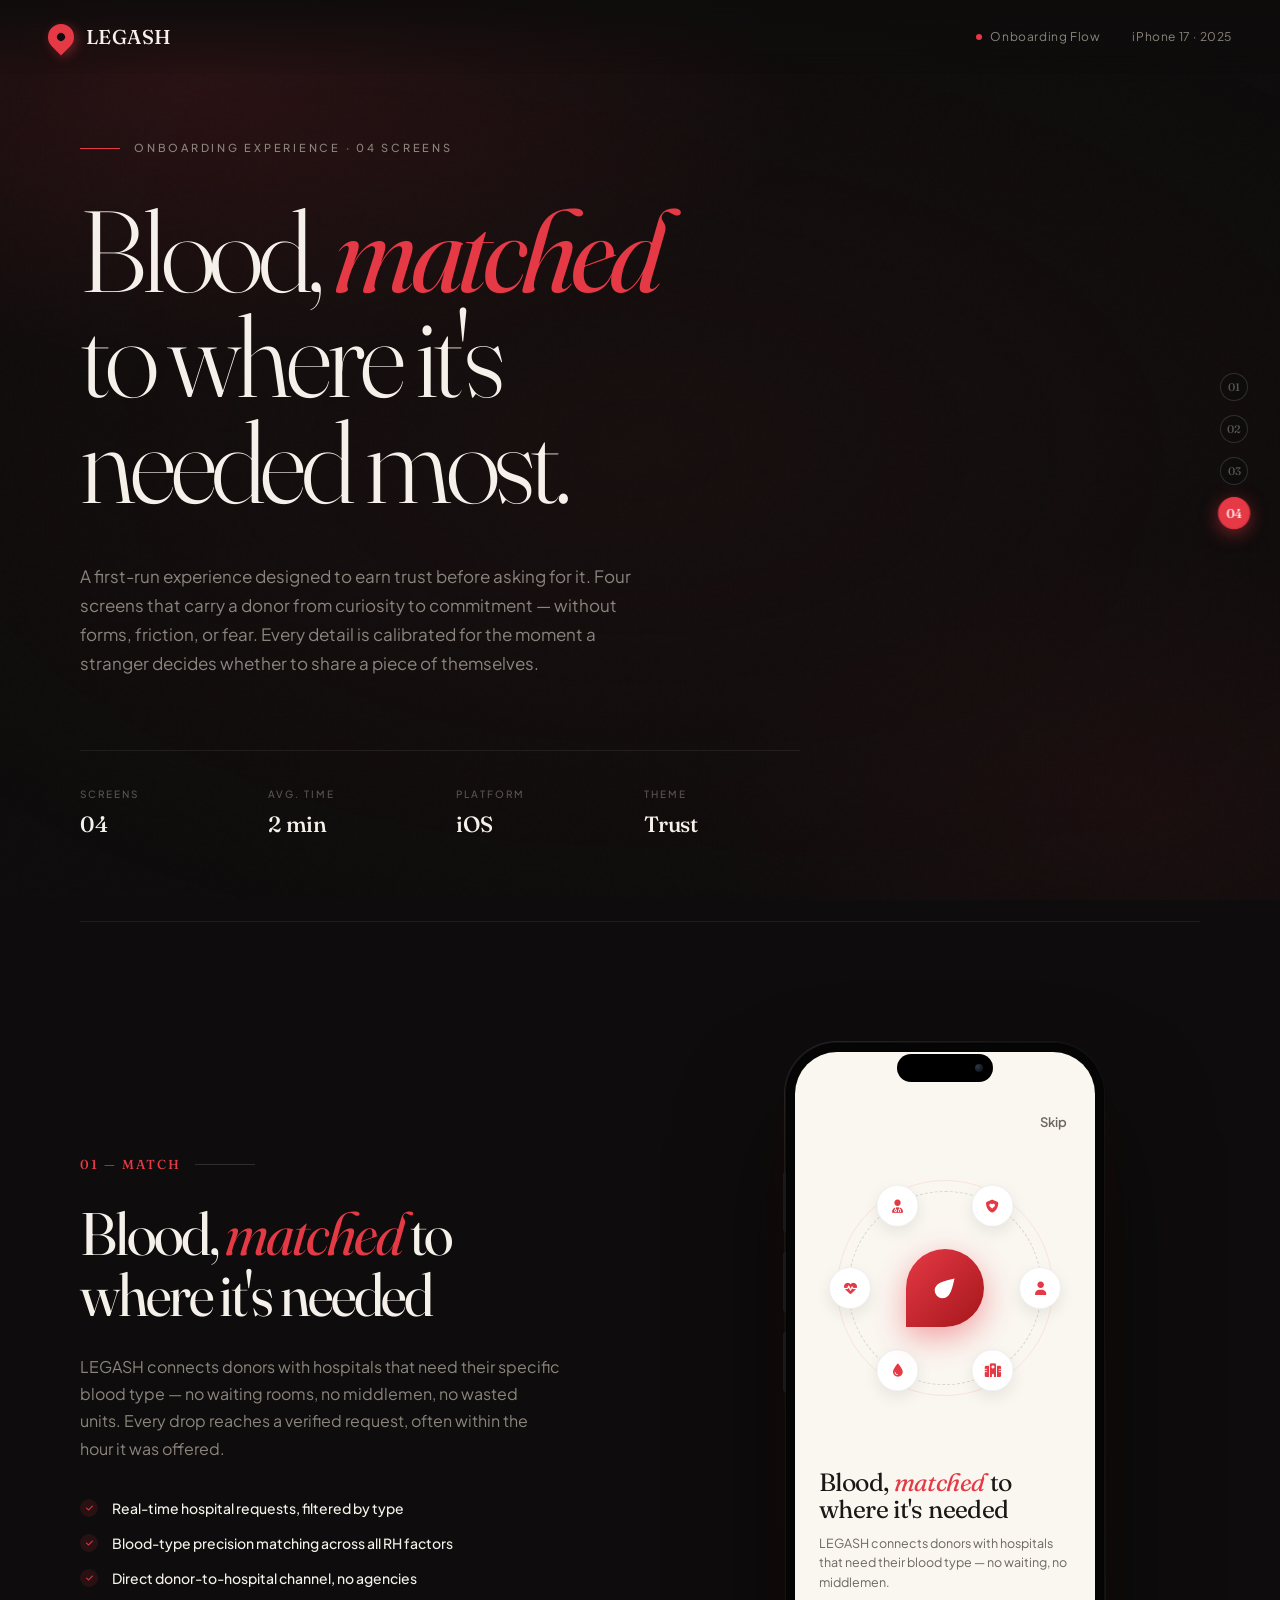
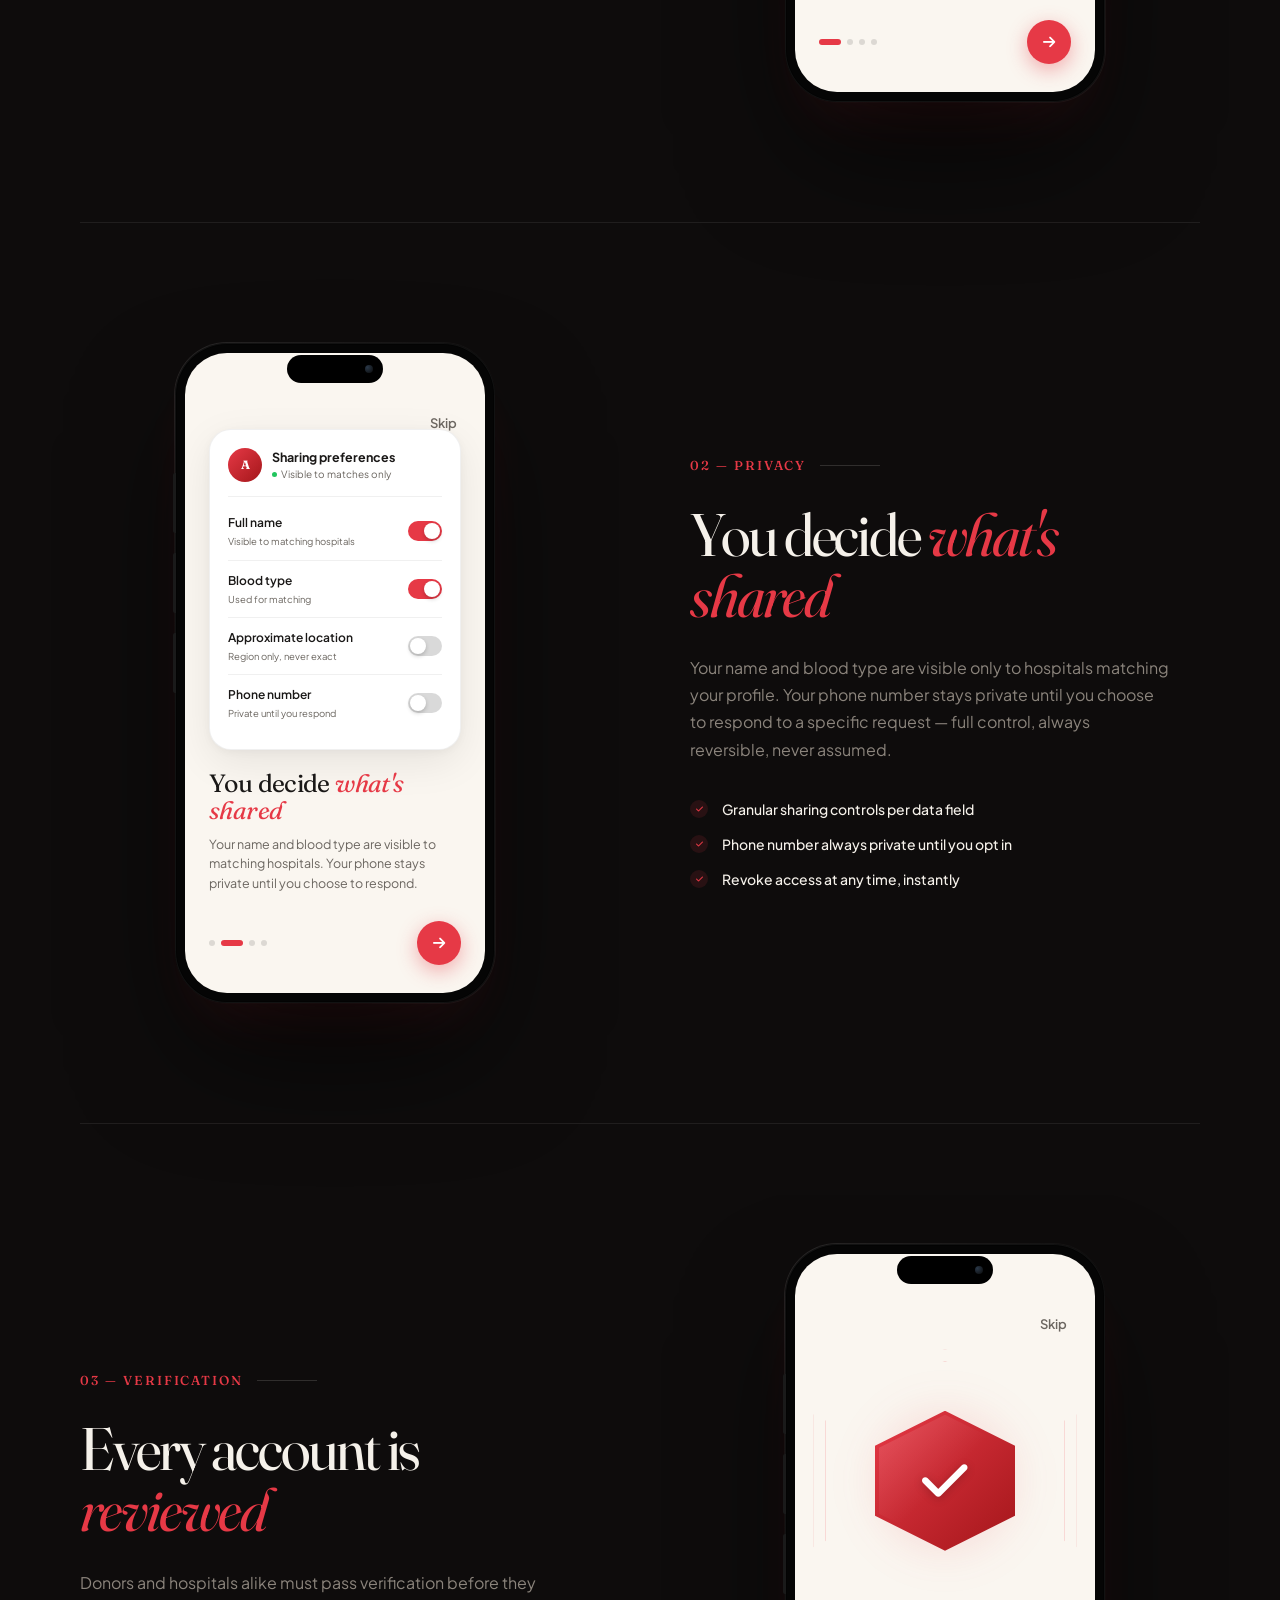
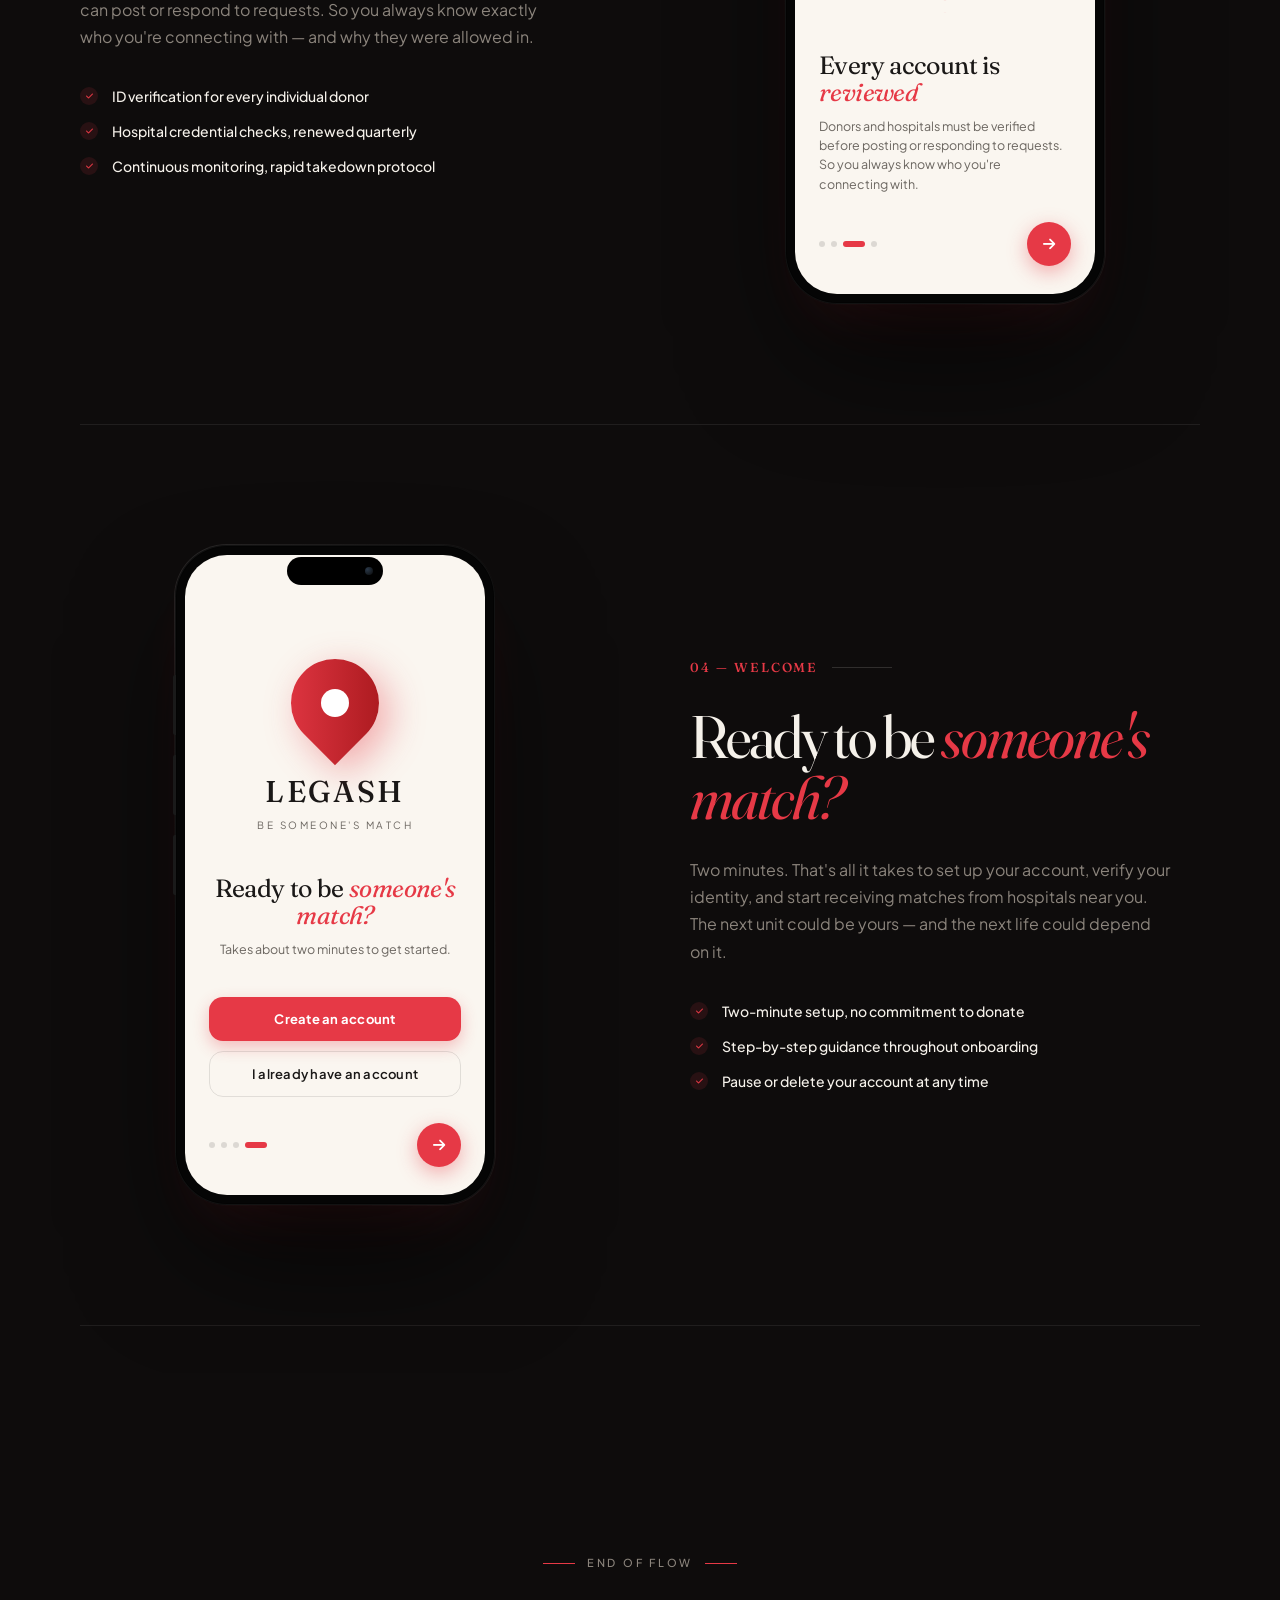
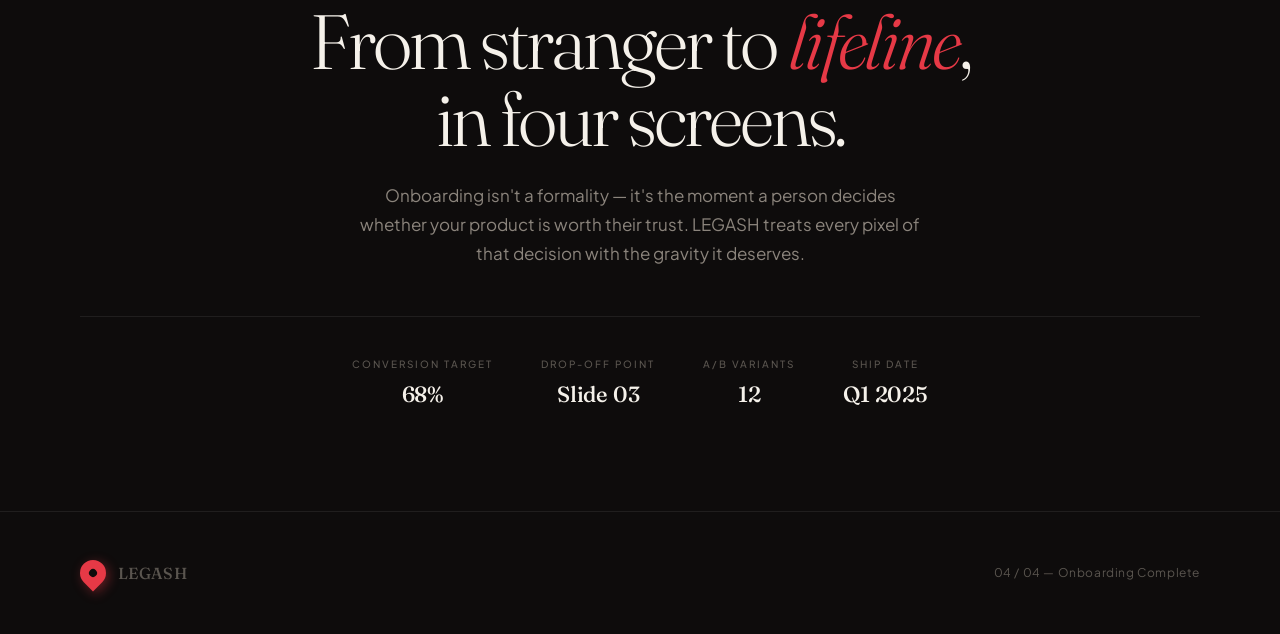
<file: onboarding_pages_UI_template/index.html>
<!DOCTYPE html>
<html lang="en">

<head>
    <meta charset="UTF-8">
    <meta name="viewport" content="width=device-width, initial-scale=1.0">
    <title>LEGASH — Onboarding Experience</title>
    <link rel="preconnect" href="https://fonts.googleapis.com">
    <link rel="preconnect" href="https://fonts.gstatic.com" crossorigin>
    <link
        href="https://fonts.googleapis.com/css2?family=Fraunces:ital,opsz,wght@0,9..144,300..900;1,9..144,300..900&family=Plus+Jakarta+Sans:wght@300;400;500;600;700;800&display=swap"
        rel="stylesheet">
    <link rel="stylesheet" href="https://cdnjs.cloudflare.com/ajax/libs/font-awesome/6.4.0/css/all.min.css">
    <link rel="stylesheet" href="styles.css">
</head>

<body>

    <header class="site-header">
        <div class="brand">
            <div class="brand-mark"></div>
            <span>LEGASH</span>
        </div>
        <div class="nav-meta">
            <span><span class="pulse-dot"></span>Onboarding Flow</span>
            <span>iPhone 17 · 2025</span>
        </div>
    </header>

    <aside class="slide-indicator" aria-label="Slide navigation">
        <a href="#slide-1" class="indicator-item active" data-slide="1">01</a>
        <a href="#slide-2" class="indicator-item" data-slide="2">02</a>
        <a href="#slide-3" class="indicator-item" data-slide="3">03</a>
        <a href="#slide-4" class="indicator-item" data-slide="4">04</a>
    </aside>

    <main>
        <!-- HERO -->
        <section class="hero">
            <div class="hero-label">Onboarding Experience · 04 Screens</div>
            <h1 class="hero-title">
                Blood, <em>matched</em><br>
                to where it's<br>
                needed most.
            </h1>
            <p class="hero-subtitle">
                A first-run experience designed to earn trust before asking for it. Four screens that carry a donor from
                curiosity to commitment — without forms, friction, or fear. Every detail is calibrated for the moment a
                stranger decides whether to share a piece of themselves.
            </p>
            <div class="hero-meta">
                <div class="meta-item">
                    <span class="meta-label">Screens</span>
                    <span class="meta-value">04</span>
                </div>
                <div class="meta-item">
                    <span class="meta-label">Avg. Time</span>
                    <span class="meta-value">2 min</span>
                </div>
                <div class="meta-item">
                    <span class="meta-label">Platform</span>
                    <span class="meta-value">iOS</span>
                </div>
                <div class="meta-item">
                    <span class="meta-label">Theme</span>
                    <span class="meta-value">Trust</span>
                </div>
            </div>
        </section>

        <!-- SLIDES -->
        <section class="slides">

            <!-- SLIDE 01 -->
            <article class="slide-section" id="slide-1">
                <div class="slide-content reveal">
                    <div class="slide-number">01 — Match</div>
                    <h2 class="slide-title">Blood, <em>matched</em> to where it's needed</h2>
                    <p class="slide-desc">
                        LEGASH connects donors with hospitals that need their specific blood type — no waiting rooms, no
                        middlemen, no wasted units. Every drop reaches a verified request, often within the hour it was
                        offered.
                    </p>
                    <div class="slide-features">
                        <div class="feature">
                            <span class="feature-mark"><i class="fa-solid fa-check"></i></span>
                            Real-time hospital requests, filtered by type
                        </div>
                        <div class="feature">
                            <span class="feature-mark"><i class="fa-solid fa-check"></i></span>
                            Blood-type precision matching across all RH factors
                        </div>
                        <div class="feature">
                            <span class="feature-mark"><i class="fa-solid fa-check"></i></span>
                            Direct donor-to-hospital channel, no agencies
                        </div>
                    </div>
                </div>
                <div class="slide-visual reveal reveal-delay-1">
                    <div class="phone">
                        <div class="dynamic-island"></div>
                        <div class="phone-screen">
                            <div class="screen-content">
                                <button class="screen-skip">Skip</button>
                                <div class="screen-visual">
                                    <div class="orbit">
                                        <div class="orbit-ring"></div>
                                        <div class="orbit-center">
                                            <svg viewBox="0 0 24 24">
                                                <path
                                                    d="M12 2.5C8.5 8 6.5 11.5 6.5 14.5a5.5 5.5 0 0 0 11 0c0-3-2-6.5-5.5-12z" />
                                            </svg>
                                        </div>
                                        <div class="orbit-item"><i class="fa-solid fa-user"></i></div>
                                        <div class="orbit-item"><i class="fa-solid fa-hospital"></i></div>
                                        <div class="orbit-item"><i class="fa-solid fa-droplet"></i></div>
                                        <div class="orbit-item"><i class="fa-solid fa-heart-pulse"></i></div>
                                        <div class="orbit-item"><i class="fa-solid fa-user-doctor"></i></div>
                                        <div class="orbit-item"><i class="fa-solid fa-shield-heart"></i></div>
                                    </div>
                                </div>
                                <h3 class="screen-title">Blood, <em>matched</em> to where it's needed</h3>
                                <p class="screen-desc">LEGASH connects donors with hospitals that need their blood type
                                    — no waiting, no middlemen.</p>
                                <div class="screen-nav">
                                    <div class="nav-dots">
                                        <span class="nav-dot active"></span>
                                        <span class="nav-dot"></span>
                                        <span class="nav-dot"></span>
                                        <span class="nav-dot"></span>
                                    </div>
                                    <button class="nav-arrow" aria-label="Next"><i
                                            class="fa-solid fa-arrow-right"></i></button>
                                </div>
                            </div>
                        </div>
                    </div>
                </div>
            </article>

            <!-- SLIDE 02 -->
            <article class="slide-section" id="slide-2">
                <div class="slide-content reveal">
                    <div class="slide-number">02 — Privacy</div>
                    <h2 class="slide-title">You decide <em>what's shared</em></h2>
                    <p class="slide-desc">
                        Your name and blood type are visible only to hospitals matching your profile. Your phone number
                        stays private until you choose to respond to a specific request — full control, always
                        reversible, never assumed.
                    </p>
                    <div class="slide-features">
                        <div class="feature">
                            <span class="feature-mark"><i class="fa-solid fa-check"></i></span>
                            Granular sharing controls per data field
                        </div>
                        <div class="feature">
                            <span class="feature-mark"><i class="fa-solid fa-check"></i></span>
                            Phone number always private until you opt in
                        </div>
                        <div class="feature">
                            <span class="feature-mark"><i class="fa-solid fa-check"></i></span>
                            Revoke access at any time, instantly
                        </div>
                    </div>
                </div>
                <div class="slide-visual reveal reveal-delay-1">
                    <div class="phone">
                        <div class="dynamic-island"></div>
                        <div class="phone-screen">
                            <div class="screen-content">
                                <button class="screen-skip">Skip</button>
                                <div class="screen-visual">
                                    <div class="privacy-card">
                                        <div class="privacy-header">
                                            <div class="privacy-avatar">A</div>
                                            <div>
                                                <div class="privacy-name">Sharing preferences</div>
                                                <div class="privacy-status">Visible to matches only</div>
                                            </div>
                                        </div>
                                        <div class="privacy-row">
                                            <div>
                                                <div class="privacy-row-label">Full name</div>
                                                <div class="privacy-row-meta">Visible to matching hospitals</div>
                                            </div>
                                            <div class="toggle"></div>
                                        </div>
                                        <div class="privacy-row">
                                            <div>
                                                <div class="privacy-row-label">Blood type</div>
                                                <div class="privacy-row-meta">Used for matching</div>
                                            </div>
                                            <div class="toggle"></div>
                                        </div>
                                        <div class="privacy-row">
                                            <div>
                                                <div class="privacy-row-label">Approximate location</div>
                                                <div class="privacy-row-meta">Region only, never exact</div>
                                            </div>
                                            <div class="toggle off"></div>
                                        </div>
                                        <div class="privacy-row">
                                            <div>
                                                <div class="privacy-row-label">Phone number</div>
                                                <div class="privacy-row-meta">Private until you respond</div>
                                            </div>
                                            <div class="toggle off"></div>
                                        </div>
                                    </div>
                                </div>
                                <h3 class="screen-title">You decide <em>what's shared</em></h3>
                                <p class="screen-desc">Your name and blood type are visible to matching hospitals. Your
                                    phone stays private until you choose to respond.</p>
                                <div class="screen-nav">
                                    <div class="nav-dots">
                                        <span class="nav-dot"></span>
                                        <span class="nav-dot active"></span>
                                        <span class="nav-dot"></span>
                                        <span class="nav-dot"></span>
                                    </div>
                                    <button class="nav-arrow" aria-label="Next"><i
                                            class="fa-solid fa-arrow-right"></i></button>
                                </div>
                            </div>
                        </div>
                    </div>
                </div>
            </article>

            <!-- SLIDE 03 -->
            <article class="slide-section" id="slide-3">
                <div class="slide-content reveal">
                    <div class="slide-number">03 — Verification</div>
                    <h2 class="slide-title">Every account is <em>reviewed</em></h2>
                    <p class="slide-desc">
                        Donors and hospitals alike must pass verification before they can post or respond to requests.
                        So you always know exactly who you're connecting with — and why they were allowed in.
                    </p>
                    <div class="slide-features">
                        <div class="feature">
                            <span class="feature-mark"><i class="fa-solid fa-check"></i></span>
                            ID verification for every individual donor
                        </div>
                        <div class="feature">
                            <span class="feature-mark"><i class="fa-solid fa-check"></i></span>
                            Hospital credential checks, renewed quarterly
                        </div>
                        <div class="feature">
                            <span class="feature-mark"><i class="fa-solid fa-check"></i></span>
                            Continuous monitoring, rapid takedown protocol
                        </div>
                    </div>
                </div>
                <div class="slide-visual reveal reveal-delay-1">
                    <div class="phone">
                        <div class="dynamic-island"></div>
                        <div class="phone-screen">
                            <div class="screen-content">
                                <button class="screen-skip">Skip</button>
                                <div class="screen-visual">
                                    <div class="hexagon-container">
                                        <div class="hexagon-glow"></div>
                                        <div class="hexagon-rays"></div>
                                        <div class="hexagon">
                                            <div class="hexagon-bg"></div>
                                            <i class="fa-solid fa-check hexagon-check"></i>
                                        </div>
                                    </div>
                                </div>
                                <h3 class="screen-title">Every account is <em>reviewed</em></h3>
                                <p class="screen-desc">Donors and hospitals must be verified before posting or
                                    responding to requests. So you always know who you're connecting with.</p>
                                <div class="screen-nav">
                                    <div class="nav-dots">
                                        <span class="nav-dot"></span>
                                        <span class="nav-dot"></span>
                                        <span class="nav-dot active"></span>
                                        <span class="nav-dot"></span>
                                    </div>
                                    <button class="nav-arrow" aria-label="Next"><i
                                            class="fa-solid fa-arrow-right"></i></button>
                                </div>
                            </div>
                        </div>
                    </div>
                </div>
            </article>

            <!-- SLIDE 04 -->
            <article class="slide-section" id="slide-4">
                <div class="slide-content reveal">
                    <div class="slide-number">04 — Welcome</div>
                    <h2 class="slide-title">Ready to be <em>someone's match?</em></h2>
                    <p class="slide-desc">
                        Two minutes. That's all it takes to set up your account, verify your identity, and start
                        receiving matches from hospitals near you. The next unit could be yours — and the next life
                        could depend on it.
                    </p>
                    <div class="slide-features">
                        <div class="feature">
                            <span class="feature-mark"><i class="fa-solid fa-check"></i></span>
                            Two-minute setup, no commitment to donate
                        </div>
                        <div class="feature">
                            <span class="feature-mark"><i class="fa-solid fa-check"></i></span>
                            Step-by-step guidance throughout onboarding
                        </div>
                        <div class="feature">
                            <span class="feature-mark"><i class="fa-solid fa-check"></i></span>
                            Pause or delete your account at any time
                        </div>
                    </div>
                </div>
                <div class="slide-visual reveal reveal-delay-1">
                    <div class="phone">
                        <div class="dynamic-island"></div>
                        <div class="phone-screen">
                            <div class="screen-content">
                                <div class="screen-visual" style="padding-top: 30px;">
                                    <div class="logo-card">
                                        <div class="logo-symbol"></div>
                                        <div class="logo-name">LEGASH</div>
                                        <div class="logo-tagline">Be someone's match</div>
                                    </div>
                                </div>
                                <h3 class="screen-title" style="text-align: center;">Ready to be <em>someone's
                                        match?</em></h3>
                                <p class="screen-desc" style="text-align: center;">Takes about two minutes to get
                                    started.</p>
                                <div class="cta-buttons">
                                    <button class="btn-primary">Create an account</button>
                                    <button class="btn-secondary">I already have an account</button>
                                </div>
                                <div class="screen-nav" style="margin-top: 18px;">
                                    <div class="nav-dots">
                                        <span class="nav-dot"></span>
                                        <span class="nav-dot"></span>
                                        <span class="nav-dot"></span>
                                        <span class="nav-dot active"></span>
                                    </div>
                                    <button class="nav-arrow" aria-label="Get started"><i
                                            class="fa-solid fa-arrow-right"></i></button>
                                </div>
                            </div>
                        </div>
                    </div>
                </div>
            </article>

        </section>

        <!-- CLOSING -->
        <section class="closing reveal">
            <div class="closing-label">End of flow</div>
            <h2 class="closing-title">From stranger to <em>lifeline</em>,<br>in four screens.</h2>
            <p class="closing-text">
                Onboarding isn't a formality — it's the moment a person decides whether your product is worth their
                trust. LEGASH treats every pixel of that decision with the gravity it deserves.
            </p>
            <div class="closing-meta">
                <div class="meta-item">
                    <span class="meta-label">Conversion target</span>
                    <span class="meta-value">68%</span>
                </div>
                <div class="meta-item">
                    <span class="meta-label">Drop-off point</span>
                    <span class="meta-value">Slide 03</span>
                </div>
                <div class="meta-item">
                    <span class="meta-label">A/B variants</span>
                    <span class="meta-value">12</span>
                </div>
                <div class="meta-item">
                    <span class="meta-label">Ship date</span>
                    <span class="meta-value">Q1 2025</span>
                </div>
            </div>
        </section>

        <footer>
            <div class="brand">
                <div class="brand-mark"></div>
                <span>LEGASH
            </div>
            </div>
            <span>04 / 04 — Onboarding Complete</span>
        </footer>
    </main>

    <script>
        // Scroll reveal animation
        const observer = new IntersectionObserver((entries) => {
            entries.forEach(entry => {
                if (entry.isIntersecting) {
                    entry.target.classList.add('visible');
                }
            });
        }, { threshold: 0.12, rootMargin: '0px 0px -60px 0px' });

        document.querySelectorAll('.reveal').forEach(el => observer.observe(el));

        // Slide indicator active state
        const sections = document.querySelectorAll('.slide-section');
        const indicators = document.querySelectorAll('.indicator-item');

        const sectionObserver = new IntersectionObserver((entries) => {
            entries.forEach(entry => {
                if (entry.isIntersecting) {
                    const id = entry.target.id;
                    const slideNum = id.split('-')[1];
                    indicators.forEach(ind => {
                        ind.classList.toggle('active', ind.dataset.slide === slideNum);
                    });
                }
            });
        }, { threshold: 0.4 });

        sections.forEach(section => sectionObserver.observe(section));

        // Toggle interaction (slide 2)
        document.querySelectorAll('.toggle').forEach(t => {
            t.addEventListener('click', (e) => {
                e.stopPropagation();
                t.classList.toggle('off');
            });
        });

        // Smooth scroll for indicator links
        document.querySelectorAll('.indicator-item').forEach(link => {
            link.addEventListener('click', (e) => {
                e.preventDefault();
                const target = document.querySelector(link.getAttribute('href'));
                if (target) {
                    target.scrollIntoView({ behavior: 'smooth', block: 'center' });
                }
            });
        });

        // Phone subtle parallax on mouse move (desktop only)
        if (window.matchMedia('(hover: hover)').matches) {
            document.querySelectorAll('.slide-visual').forEach(visual => {
                const phone = visual.querySelector('.phone');
                visual.addEventListener('mousemove', (e) => {
                    const rect = visual.getBoundingClientRect();
                    const x = (e.clientX - rect.left) / rect.width - 0.5;
                    const y = (e.clientY - rect.top) / rect.height - 0.5;
                    phone.style.transform = `translateY(-12px) rotateY(${-x * 8}deg) rotateX(${y * 6}deg)`;
                });
                visual.addEventListener('mouseleave', () => {
                    phone.style.transform = '';
                });
            });
        }
    </script>

</body>

</html>
</file>
<file: onboarding_pages_UI_template/styles.css>
* {
    margin: 0;
    padding: 0;
    box-sizing: border-box;
}

:root {
    --bg: #0E0C0C;
    --bg-2: #161313;
    --fg: #F5F1EA;
    --fg-muted: #8B847C;
    --fg-dim: #5A554F;
    --accent: #E63946;
    --accent-2: #FF6B6B;
    --accent-dark: #A4161A;
    --accent-soft: rgba(230, 57, 70, 0.12);
    --cream: #FAF6F0;
    --charcoal: #1A1817;
    --border: rgba(245, 241, 234, 0.08);
    --border-strong: rgba(245, 241, 234, 0.15);
    --screen-bg: #FAF6F0;
    --screen-fg: #1A1817;
    --screen-muted: #6B6660;
    --screen-border: rgba(0, 0, 0, 0.06);
}

html {
    scroll-behavior: smooth;
}

body {
    background: var(--bg);
    color: var(--fg);
    font-family: 'Plus Jakarta Sans', sans-serif;
    font-weight: 400;
    line-height: 1.5;
    overflow-x: hidden;
    -webkit-font-smoothing: antialiased;
    -moz-osx-font-smoothing: grayscale;
}

body::before {
    content: '';
    position: fixed;
    inset: 0;
    background:
        radial-gradient(ellipse 80% 50% at 15% 10%, rgba(230, 57, 70, 0.12), transparent 60%),
        radial-gradient(ellipse 60% 50% at 90% 90%, rgba(230, 57, 70, 0.06), transparent 60%),
        radial-gradient(ellipse 100% 80% at 50% 50%, rgba(40, 20, 20, 0.4), transparent 70%);
    pointer-events: none;
    z-index: 0;
}

body::after {
    content: '';
    position: fixed;
    inset: 0;
    background-image: url("data:image/svg+xml,%3Csvg viewBox='0 0 200 200' xmlns='http://www.w3.org/2000/svg'%3E%3Cfilter id='n'%3E%3CfeTurbulence type='fractalNoise' baseFrequency='0.85' /%3E%3C/filter%3E%3Crect width='100%25' height='100%25' filter='url(%23n)' opacity='0.6'/%3E%3C/svg%3E");
    opacity: 0.035;
    pointer-events: none;
    z-index: 1;
    mix-blend-mode: overlay;
}

main {
    position: relative;
    z-index: 2;
}

.site-header {
    position: fixed;
    top: 0;
    left: 0;
    right: 0;
    padding: 22px 48px;
    display: flex;
    justify-content: space-between;
    align-items: center;
    z-index: 100;
    background: linear-gradient(to bottom, rgba(14, 12, 12, 0.85), rgba(14, 12, 12, 0));
    backdrop-filter: blur(12px);
    -webkit-backdrop-filter: blur(12px);
}

.brand {
    display: flex;
    align-items: center;
    gap: 12px;
    font-family: 'Fraunces', serif;
    font-weight: 500;
    font-size: 20px;
    letter-spacing: 0.02em;
}

.brand-mark {
    width: 26px;
    height: 26px;
    background: var(--accent);
    border-radius: 50% 50% 50% 0;
    transform: rotate(-45deg);
    position: relative;
    box-shadow: 0 4px 12px rgba(230, 57, 70, 0.4);
}

.brand-mark::after {
    content: '';
    position: absolute;
    top: 50%;
    left: 50%;
    transform: translate(-50%, -50%);
    width: 8px;
    height: 8px;
    background: var(--bg);
    border-radius: 50%;
}

.nav-meta {
    display: flex;
    gap: 32px;
    align-items: center;
    font-size: 12px;
    color: var(--fg-muted);
    letter-spacing: 0.05em;
}

.nav-meta span {
    display: flex;
    align-items: center;
    gap: 8px;
}

.pulse-dot {
    width: 6px;
    height: 6px;
    border-radius: 50%;
    background: var(--accent);
    box-shadow: 0 0 0 0 var(--accent);
    animation: pulse 2s infinite;
}

@keyframes pulse {
    0% {
        box-shadow: 0 0 0 0 rgba(230, 57, 70, 0.7);
    }

    70% {
        box-shadow: 0 0 0 8px rgba(230, 57, 70, 0);
    }

    100% {
        box-shadow: 0 0 0 0 rgba(230, 57, 70, 0);
    }
}

.slide-indicator {
    position: fixed;
    right: 32px;
    top: 50%;
    transform: translateY(-50%);
    z-index: 50;
    display: flex;
    flex-direction: column;
    gap: 14px;
}

.indicator-item {
    width: 28px;
    height: 28px;
    border-radius: 50%;
    border: 1px solid var(--border-strong);
    display: flex;
    align-items: center;
    justify-content: center;
    font-family: 'Fraunces', serif;
    font-size: 11px;
    font-weight: 500;
    color: var(--fg-dim);
    text-decoration: none;
    transition: all 0.4s cubic-bezier(0.16, 1, 0.3, 1);
    background: rgba(14, 12, 12, 0.6);
    backdrop-filter: blur(8px);
}

.indicator-item.active {
    background: var(--accent);
    color: white;
    border-color: var(--accent);
    transform: scale(1.15);
    box-shadow: 0 4px 16px rgba(230, 57, 70, 0.5);
}

.hero {
    min-height: 100vh;
    display: flex;
    flex-direction: column;
    justify-content: center;
    padding: 140px 80px 80px;
    max-width: 1400px;
    margin: 0 auto;
    position: relative;
}

.hero-label {
    display: flex;
    align-items: center;
    gap: 14px;
    font-size: 11px;
    letter-spacing: 0.25em;
    text-transform: uppercase;
    color: var(--fg-muted);
    margin-bottom: 40px;
    font-weight: 500;
}

.hero-label::before {
    content: '';
    width: 40px;
    height: 1px;
    background: var(--accent);
}

.hero-title {
    font-family: 'Fraunces', serif;
    font-weight: 300;
    font-size: clamp(52px, 9vw, 132px);
    line-height: 0.92;
    letter-spacing: -0.045em;
    margin-bottom: 48px;
    font-variation-settings: "opsz" 144;
}

.hero-title em {
    font-style: italic;
    font-weight: 400;
    color: var(--accent);
    position: relative;
}

.hero-subtitle {
    font-size: 17px;
    line-height: 1.7;
    color: var(--fg-muted);
    max-width: 560px;
    margin-bottom: 72px;
    font-weight: 400;
}

.hero-meta {
    display: grid;
    grid-template-columns: repeat(4, 1fr);
    gap: 32px;
    padding-top: 36px;
    border-top: 1px solid var(--border);
    max-width: 720px;
}

.meta-item {
    display: flex;
    flex-direction: column;
    gap: 6px;
}

.meta-label {
    font-size: 10px;
    letter-spacing: 0.2em;
    text-transform: uppercase;
    color: var(--fg-dim);
    font-weight: 500;
}

.meta-value {
    font-family: 'Fraunces', serif;
    font-size: 22px;
    font-weight: 500;
    letter-spacing: -0.01em;
}

.slides {
    padding: 0 80px 120px;
    max-width: 1400px;
    margin: 0 auto;
}

.slide-section {
    display: grid;
    grid-template-columns: 1fr 1fr;
    gap: 100px;
    align-items: center;
    padding: 120px 0;
    border-top: 1px solid var(--border);
    position: relative;
}

.slide-section:last-child {
    border-bottom: 1px solid var(--border);
}

.slide-section:nth-child(even) .slide-content {
    order: 2;
}

.slide-section:nth-child(even) .slide-visual {
    order: 1;
}

.slide-number {
    font-family: 'Fraunces', serif;
    font-size: 13px;
    font-weight: 500;
    letter-spacing: 0.15em;
    color: var(--accent);
    margin-bottom: 28px;
    display: flex;
    align-items: center;
    gap: 14px;
    text-transform: uppercase;
}

.slide-number::after {
    content: '';
    height: 1px;
    width: 60px;
    background: var(--border-strong);
}

.slide-title {
    font-family: 'Fraunces', serif;
    font-weight: 400;
    font-size: clamp(36px, 5vw, 60px);
    line-height: 1.02;
    letter-spacing: -0.035em;
    margin-bottom: 28px;
    font-variation-settings: "opsz" 96;
}

.slide-title em {
    font-style: italic;
    color: var(--accent);
    font-weight: 400;
}

.slide-desc {
    font-size: 16px;
    line-height: 1.7;
    color: var(--fg-muted);
    margin-bottom: 36px;
    max-width: 480px;
}

.slide-features {
    display: flex;
    flex-direction: column;
    gap: 14px;
}

.feature {
    display: flex;
    align-items: flex-start;
    gap: 14px;
    font-size: 14px;
    color: var(--fg);
    font-weight: 500;
}

.feature-mark {
    width: 18px;
    height: 18px;
    border-radius: 50%;
    background: var(--accent-soft);
    color: var(--accent);
    display: flex;
    align-items: center;
    justify-content: center;
    font-size: 8px;
    flex-shrink: 0;
    margin-top: 1px;
}

.slide-visual {
    display: flex;
    justify-content: center;
    perspective: 1200px;
}

.phone {
    width: 320px;
    height: 660px;
    background: #050505;
    border-radius: 52px;
    padding: 10px;
    position: relative;
    box-shadow:
        0 60px 120px -20px rgba(0, 0, 0, 0.7),
        0 30px 60px -30px rgba(230, 57, 70, 0.25),
        inset 0 0 0 1px rgba(255, 255, 255, 0.06),
        inset 0 0 0 2px rgba(0, 0, 0, 0.4);
    transition: transform 0.8s cubic-bezier(0.16, 1, 0.3, 1);
}

.slide-visual:hover .phone {
    transform: translateY(-12px) rotateY(-3deg) rotateX(2deg);
}

.phone::before {
    content: '';
    position: absolute;
    inset: -1px;
    border-radius: 53px;
    background: linear-gradient(135deg, rgba(255, 255, 255, 0.12), rgba(255, 255, 255, 0) 40%, rgba(255, 255, 255, 0) 60%, rgba(255, 255, 255, 0.08));
    z-index: -1;
    pointer-events: none;
}

.phone::after {
    content: '';
    position: absolute;
    left: -2px;
    top: 130px;
    width: 3px;
    height: 60px;
    background: #1a1a1a;
    border-radius: 2px 0 0 2px;
    box-shadow:
        0 80px 0 #1a1a1a,
        0 160px 0 #1a1a1a;
}

.phone-screen {
    width: 100%;
    height: 100%;
    background: var(--screen-bg);
    border-radius: 42px;
    overflow: hidden;
    position: relative;
    color: var(--screen-fg);
    font-family: 'Plus Jakarta Sans', sans-serif;
}

.dynamic-island {
    position: absolute;
    top: 12px;
    left: 50%;
    transform: translateX(-50%);
    width: 96px;
    height: 28px;
    background: #000;
    border-radius: 20px;
    z-index: 50;
}

.dynamic-island::after {
    content: '';
    position: absolute;
    right: 10px;
    top: 50%;
    transform: translateY(-50%);
    width: 8px;
    height: 8px;
    border-radius: 50%;
    background: radial-gradient(circle at 30% 30%, #2a3848, #0a0a0a);
}

.screen-content {
    position: relative;
    width: 100%;
    height: 100%;
    display: flex;
    flex-direction: column;
    padding: 56px 24px 28px;
}

.screen-skip {
    position: absolute;
    top: 56px;
    right: 24px;
    font-size: 13px;
    font-weight: 600;
    color: var(--screen-muted);
    background: none;
    border: none;
    cursor: pointer;
    padding: 6px 4px;
    font-family: inherit;
    transition: color 0.2s;
    z-index: 10;
}

.screen-skip:hover {
    color: var(--accent);
}

.screen-visual {
    flex: 1;
    display: flex;
    align-items: center;
    justify-content: center;
    padding: 24px 0;
    min-height: 240px;
}

.screen-title {
    font-family: 'Fraunces', serif;
    font-weight: 400;
    font-size: 25px;
    line-height: 1.1;
    letter-spacing: -0.025em;
    margin-bottom: 10px;
    color: var(--screen-fg);
}

.screen-title em {
    font-style: italic;
    color: var(--accent);
    font-weight: 400;
}

.screen-desc {
    font-size: 12.5px;
    line-height: 1.55;
    color: var(--screen-muted);
    margin-bottom: 20px;
    font-weight: 400;
}

.screen-nav {
    display: flex;
    align-items: center;
    justify-content: space-between;
    margin-top: auto;
    padding-top: 8px;
}

.nav-dots {
    display: flex;
    gap: 6px;
}

.nav-dot {
    width: 6px;
    height: 6px;
    border-radius: 50%;
    background: rgba(0, 0, 0, 0.12);
    transition: all 0.4s cubic-bezier(0.16, 1, 0.3, 1);
}

.nav-dot.active {
    width: 22px;
    border-radius: 3px;
    background: var(--accent);
}

.nav-arrow {
    width: 44px;
    height: 44px;
    border-radius: 50%;
    background: var(--accent);
    display: flex;
    align-items: center;
    justify-content: center;
    color: white;
    border: none;
    cursor: pointer;
    transition: all 0.3s cubic-bezier(0.16, 1, 0.3, 1);
    font-size: 14px;
    box-shadow: 0 6px 20px rgba(230, 57, 70, 0.4);
}

.nav-arrow:hover {
    transform: scale(1.08);
    background: var(--accent-dark);
    box-shadow: 0 8px 24px rgba(230, 57, 70, 0.5);
}

.orbit {
    position: relative;
    width: 230px;
    height: 230px;
}

.orbit-ring {
    position: absolute;
    inset: 18px;
    border: 1.5px dashed rgba(26, 24, 23, 0.15);
    border-radius: 50%;
    animation: ringSpin 40s linear infinite;
}

.orbit-ring::before {
    content: '';
    position: absolute;
    inset: -12px;
    border: 1px solid rgba(230, 57, 70, 0.1);
    border-radius: 50%;
}

@keyframes ringSpin {
    to {
        transform: rotate(360deg);
    }
}

.orbit-center {
    position: absolute;
    top: 50%;
    left: 50%;
    transform: translate(-50%, -50%);
    width: 78px;
    height: 78px;
    background: linear-gradient(135deg, var(--accent), var(--accent-dark));
    border-radius: 50% 50% 50% 0;
    transform-origin: center;
    display: flex;
    align-items: center;
    justify-content: center;
    box-shadow: 0 10px 30px rgba(230, 57, 70, 0.45);
    animation: dropFloat 4s ease-in-out infinite;
    z-index: 2;
}

.orbit-center svg {
    width: 34px;
    height: 34px;
    fill: white;
    transform: rotate(45deg);
}

@keyframes dropFloat {

    0%,
    100% {
        transform: translate(-50%, -50%) rotate(-45deg) scale(1);
    }

    50% {
        transform: translate(-50%, -50%) rotate(-45deg) scale(1.06);
    }
}

.orbit-item {
    position: absolute;
    top: 50%;
    left: 50%;
    width: 42px;
    height: 42px;
    margin: -21px 0 0 -21px;
    background: white;
    border: 1px solid var(--screen-border);
    border-radius: 50%;
    display: flex;
    align-items: center;
    justify-content: center;
    font-size: 13px;
    color: var(--accent);
    box-shadow: 0 6px 16px rgba(0, 0, 0, 0.08);
    animation: itemPulse 3s ease-in-out infinite;
}

.orbit-item:nth-child(3) {
    animation-delay: 0.5s;
}

.orbit-item:nth-child(4) {
    animation-delay: 1s;
}

.orbit-item:nth-child(5) {
    animation-delay: 1.5s;
}

.orbit-item:nth-child(6) {
    animation-delay: 2s;
}

.orbit-item:nth-child(7) {
    animation-delay: 2.5s;
}

@keyframes itemPulse {

    0%,
    100% {
        box-shadow: 0 6px 16px rgba(0, 0, 0, 0.08), 0 0 0 0 rgba(230, 57, 70, 0.3);
    }

    50% {
        box-shadow: 0 6px 16px rgba(0, 0, 0, 0.08), 0 0 0 6px rgba(230, 57, 70, 0);
    }
}

.orbit-item:nth-child(3) {
    transform: rotate(0deg) translateX(95px) rotate(0deg);
}

.orbit-item:nth-child(4) {
    transform: rotate(60deg) translateX(95px) rotate(-60deg);
}

.orbit-item:nth-child(5) {
    transform: rotate(120deg) translateX(95px) rotate(-120deg);
}

.orbit-item:nth-child(6) {
    transform: rotate(180deg) translateX(95px) rotate(-180deg);
}

.orbit-item:nth-child(7) {
    transform: rotate(240deg) translateX(95px) rotate(-240deg);
}

.orbit-item:nth-child(8) {
    transform: rotate(300deg) translateX(95px) rotate(-300deg);
}

.privacy-card {
    width: 100%;
    background: white;
    border-radius: 22px;
    padding: 18px;
    box-shadow: 0 12px 40px rgba(0, 0, 0, 0.08), 0 2px 8px rgba(0, 0, 0, 0.04);
    border: 1px solid var(--screen-border);
}

.privacy-header {
    display: flex;
    align-items: center;
    gap: 10px;
    padding-bottom: 14px;
    border-bottom: 1px solid var(--screen-border);
    margin-bottom: 6px;
}

.privacy-avatar {
    width: 34px;
    height: 34px;
    border-radius: 50%;
    background: linear-gradient(135deg, var(--accent), var(--accent-dark));
    display: flex;
    align-items: center;
    justify-content: center;
    color: white;
    font-weight: 700;
    font-size: 12px;
    font-family: 'Fraunces', serif;
}

.privacy-name {
    font-size: 12.5px;
    font-weight: 700;
    color: var(--screen-fg);
}

.privacy-status {
    font-size: 10px;
    color: var(--screen-muted);
    margin-top: 1px;
    display: flex;
    align-items: center;
    gap: 4px;
}

.privacy-status::before {
    content: '';
    width: 5px;
    height: 5px;
    border-radius: 50%;
    background: #22c55e;
}

.privacy-row {
    display: flex;
    align-items: center;
    justify-content: space-between;
    padding: 11px 0;
    border-bottom: 1px solid var(--screen-border);
}

.privacy-row:last-child {
    border-bottom: none;
}

.privacy-row-label {
    font-size: 12px;
    font-weight: 600;
    color: var(--screen-fg);
}

.privacy-row-meta {
    font-size: 9.5px;
    color: var(--screen-muted);
    margin-top: 2px;
    font-weight: 400;
}

.toggle {
    width: 34px;
    height: 20px;
    background: var(--accent);
    border-radius: 12px;
    position: relative;
    cursor: pointer;
    transition: background 0.3s;
    flex-shrink: 0;
}

.toggle::after {
    content: '';
    position: absolute;
    top: 2px;
    right: 2px;
    width: 16px;
    height: 16px;
    background: white;
    border-radius: 50%;
    transition: all 0.3s cubic-bezier(0.16, 1, 0.3, 1);
    box-shadow: 0 2px 4px rgba(0, 0, 0, 0.2);
}

.toggle.off {
    background: rgba(0, 0, 0, 0.15);
}

.toggle.off::after {
    right: auto;
    left: 2px;
}


.hexagon-container {
    position: relative;
    width: 200px;
    height: 200px;
    display: flex;
    align-items: center;
    justify-content: center;
}

.hexagon-glow {
    position: absolute;
    inset: 0;
    background: radial-gradient(circle, rgba(230, 57, 70, 0.3), transparent 60%);
    filter: blur(20px);
    animation: glowPulse 3s ease-in-out infinite;
}

@keyframes glowPulse {

    0%,
    100% {
        opacity: 0.6;
        transform: scale(1);
    }

    50% {
        opacity: 1;
        transform: scale(1.1);
    }
}

.hexagon {
    width: 140px;
    height: 140px;
    position: relative;
    display: flex;
    align-items: center;
    justify-content: center;
    animation: hexFloat 4s ease-in-out infinite;
}

@keyframes hexFloat {

    0%,
    100% {
        transform: translateY(0);
    }

    50% {
        transform: translateY(-6px);
    }
}

.hexagon-bg {
    position: absolute;
    inset: 0;
    background: linear-gradient(135deg, var(--accent), var(--accent-dark));
    clip-path: polygon(50% 0%, 100% 25%, 100% 75%, 50% 100%, 0% 75%, 0% 25%);
    box-shadow: 0 10px 30px rgba(230, 57, 70, 0.4);
}

.hexagon-bg::after {
    content: '';
    position: absolute;
    inset: 4px;
    background: linear-gradient(135deg, rgba(255, 255, 255, 0.15), transparent 50%);
    clip-path: polygon(50% 0%, 100% 25%, 100% 75%, 50% 100%, 0% 75%, 0% 25%);
}

.hexagon-check {
    position: relative;
    z-index: 2;
    color: white;
    font-size: 52px;
    font-weight: 700;
    filter: drop-shadow(0 2px 4px rgba(0, 0, 0, 0.2));
}

.hexagon-rays {
    position: absolute;
    inset: -20px;
    pointer-events: none;
}

.hexagon-rays::before,
.hexagon-rays::after {
    content: '';
    position: absolute;
    inset: 0;
    border: 1px solid rgba(230, 57, 70, 0.15);
    clip-path: polygon(50% 0%, 100% 25%, 100% 75%, 50% 100%, 0% 75%, 0% 25%);
}

.hexagon-rays::after {
    inset: -12px;
    border-color: rgba(230, 57, 70, 0.08);
}


.logo-card {
    display: flex;
    flex-direction: column;
    align-items: center;
    justify-content: center;
    text-align: center;
    width: 100%;
}

.logo-symbol {
    width: 88px;
    height: 88px;
    background: linear-gradient(135deg, var(--accent), var(--accent-dark));
    border-radius: 50% 50% 50% 0;
    transform: rotate(-45deg);
    margin-bottom: 22px;
    position: relative;
    box-shadow: 0 14px 36px rgba(230, 57, 70, 0.4);
    display: flex;
    align-items: center;
    justify-content: center;
    animation: logoFloat 4s ease-in-out infinite;
}

.logo-symbol::after {
    content: '';
    position: absolute;
    width: 28px;
    height: 28px;
    background: white;
    border-radius: 50%;
    transform: rotate(45deg);
}

@keyframes logoFloat {

    0%,
    100% {
        transform: rotate(-45deg) translateY(0);
    }

    50% {
        transform: rotate(-45deg) translateY(-6px);
    }
}

.logo-name {
    font-family: 'Fraunces', serif;
    font-size: 30px;
    font-weight: 500;
    letter-spacing: 0.08em;
    color: var(--screen-fg);
}

.logo-tagline {
    font-size: 10px;
    letter-spacing: 0.25em;
    text-transform: uppercase;
    color: var(--screen-muted);
    margin-top: 4px;
}

.cta-buttons {
    display: flex;
    flex-direction: column;
    gap: 10px;
    margin-top: 18px;
}

.btn-primary {
    background: var(--accent);
    color: white;
    border: none;
    padding: 14px;
    border-radius: 14px;
    font-size: 13px;
    font-weight: 700;
    font-family: inherit;
    cursor: pointer;
    transition: all 0.3s cubic-bezier(0.16, 1, 0.3, 1);
    box-shadow: 0 6px 16px rgba(230, 57, 70, 0.3);
    letter-spacing: 0.02em;
}

.btn-primary:hover {
    background: var(--accent-dark);
    transform: translateY(-1px);
    box-shadow: 0 8px 20px rgba(230, 57, 70, 0.4);
}

.btn-secondary {
    background: transparent;
    color: var(--screen-fg);
    border: 1.5px solid rgba(0, 0, 0, 0.1);
    padding: 14px;
    border-radius: 14px;
    font-size: 13px;
    font-weight: 600;
    font-family: inherit;
    cursor: pointer;
    transition: all 0.3s;
    letter-spacing: 0.02em;
}

.btn-secondary:hover {
    border-color: var(--accent);
    color: var(--accent);
}

.closing {
    padding: 100px 80px;
    max-width: 1400px;
    margin: 0 auto;
    text-align: center;
}

.closing-label {
    display: inline-flex;
    align-items: center;
    gap: 12px;
    font-size: 11px;
    letter-spacing: 0.25em;
    text-transform: uppercase;
    color: var(--fg-muted);
    margin-bottom: 32px;
    font-weight: 500;
}

.closing-label::before,
.closing-label::after {
    content: '';
    width: 32px;
    height: 1px;
    background: var(--accent);
}

.closing-title {
    font-family: 'Fraunces', serif;
    font-weight: 300;
    font-size: clamp(40px, 6vw, 80px);
    line-height: 1;
    letter-spacing: -0.04em;
    margin-bottom: 24px;
}

.closing-title em {
    font-style: italic;
    color: var(--accent);
}

.closing-text {
    font-size: 17px;
    line-height: 1.7;
    color: var(--fg-muted);
    max-width: 580px;
    margin: 0 auto 48px;
}

.closing-meta {
    display: flex;
    justify-content: center;
    gap: 48px;
    flex-wrap: wrap;
    padding-top: 40px;
    border-top: 1px solid var(--border);
}

footer {
    padding: 48px 80px;
    border-top: 1px solid var(--border);
    display: flex;
    justify-content: space-between;
    align-items: center;
    font-size: 12px;
    color: var(--fg-dim);
    letter-spacing: 0.05em;
}

footer .brand {
    font-size: 16px;
}

.reveal {
    opacity: 0;
    transform: translateY(40px);
    transition: opacity 1s cubic-bezier(0.16, 1, 0.3, 1), transform 1s cubic-bezier(0.16, 1, 0.3, 1);
}

.reveal.visible {
    opacity: 1;
    transform: translateY(0);
}

.reveal-delay-1 {
    transition-delay: 0.15s;
}

.reveal-delay-2 {
    transition-delay: 0.3s;
}

@media (max-width: 980px) {
    .slide-section {
        grid-template-columns: 1fr;
        gap: 60px;
        padding: 80px 0;
    }

    .slide-section:nth-child(even) .slide-content {
        order: 1;
    }

    .slide-section:nth-child(even) .slide-visual {
        order: 2;
    }

    .site-header {
        padding: 18px 24px;
    }

    .hero,
    .slides,
    .closing,
    footer {
        padding-left: 24px;
        padding-right: 24px;
    }

    .hero {
        padding-top: 110px;
    }

    .hero-meta {
        grid-template-columns: repeat(2, 1fr);
        gap: 24px;
    }

    .slide-indicator {
        display: none;
    }

    .nav-meta {
        gap: 16px;
    }

    .nav-meta span:nth-child(2) {
        display: none;
    }
}

@media (max-width: 480px) {
    .phone {
        width: 280px;
        height: 580px;
    }

    .hero-meta {
        grid-template-columns: 1fr 1fr;
    }

    footer {
        flex-direction: column;
        gap: 16px;
        text-align: center;
    }
}

@media (prefers-reduced-motion: reduce) {

    *,
    *::before,
    *::after {
        animation-duration: 0.01ms !important;
        transition-duration: 0.01ms !important;
    }
}
</file>
